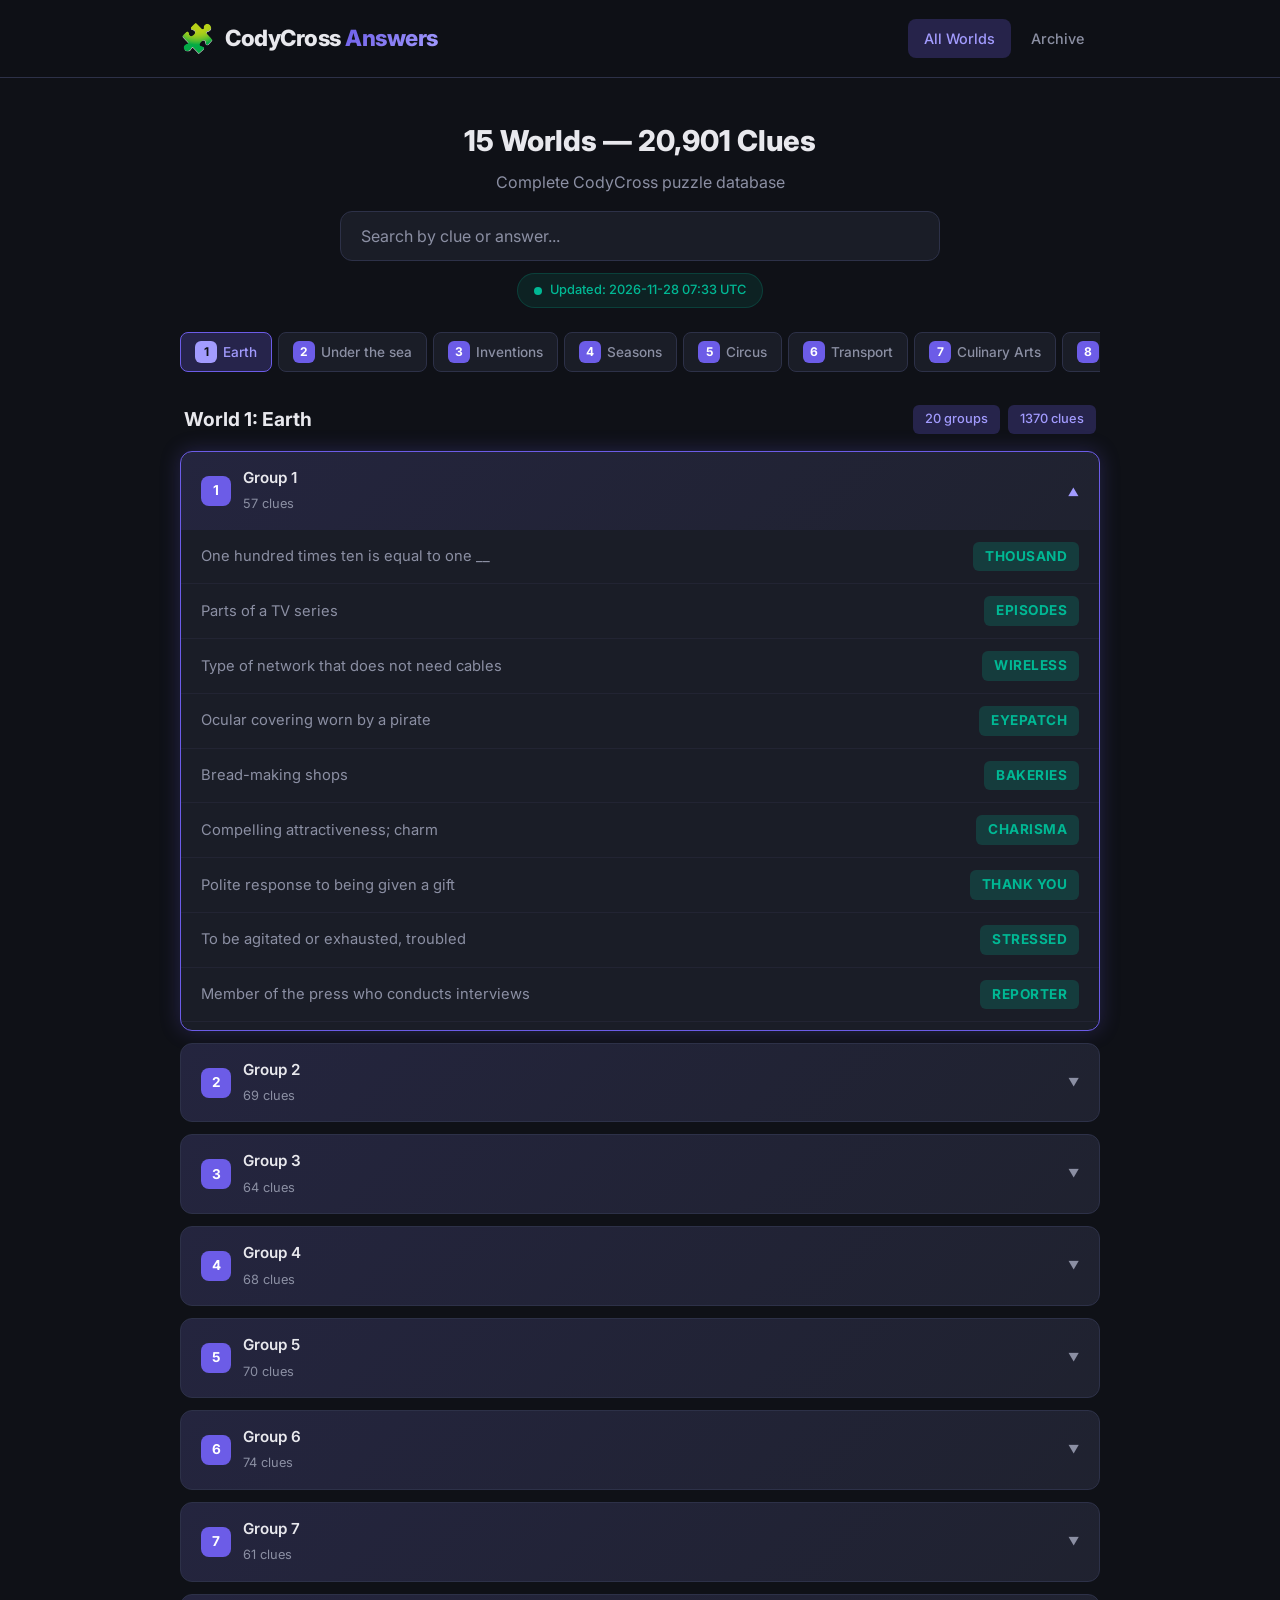
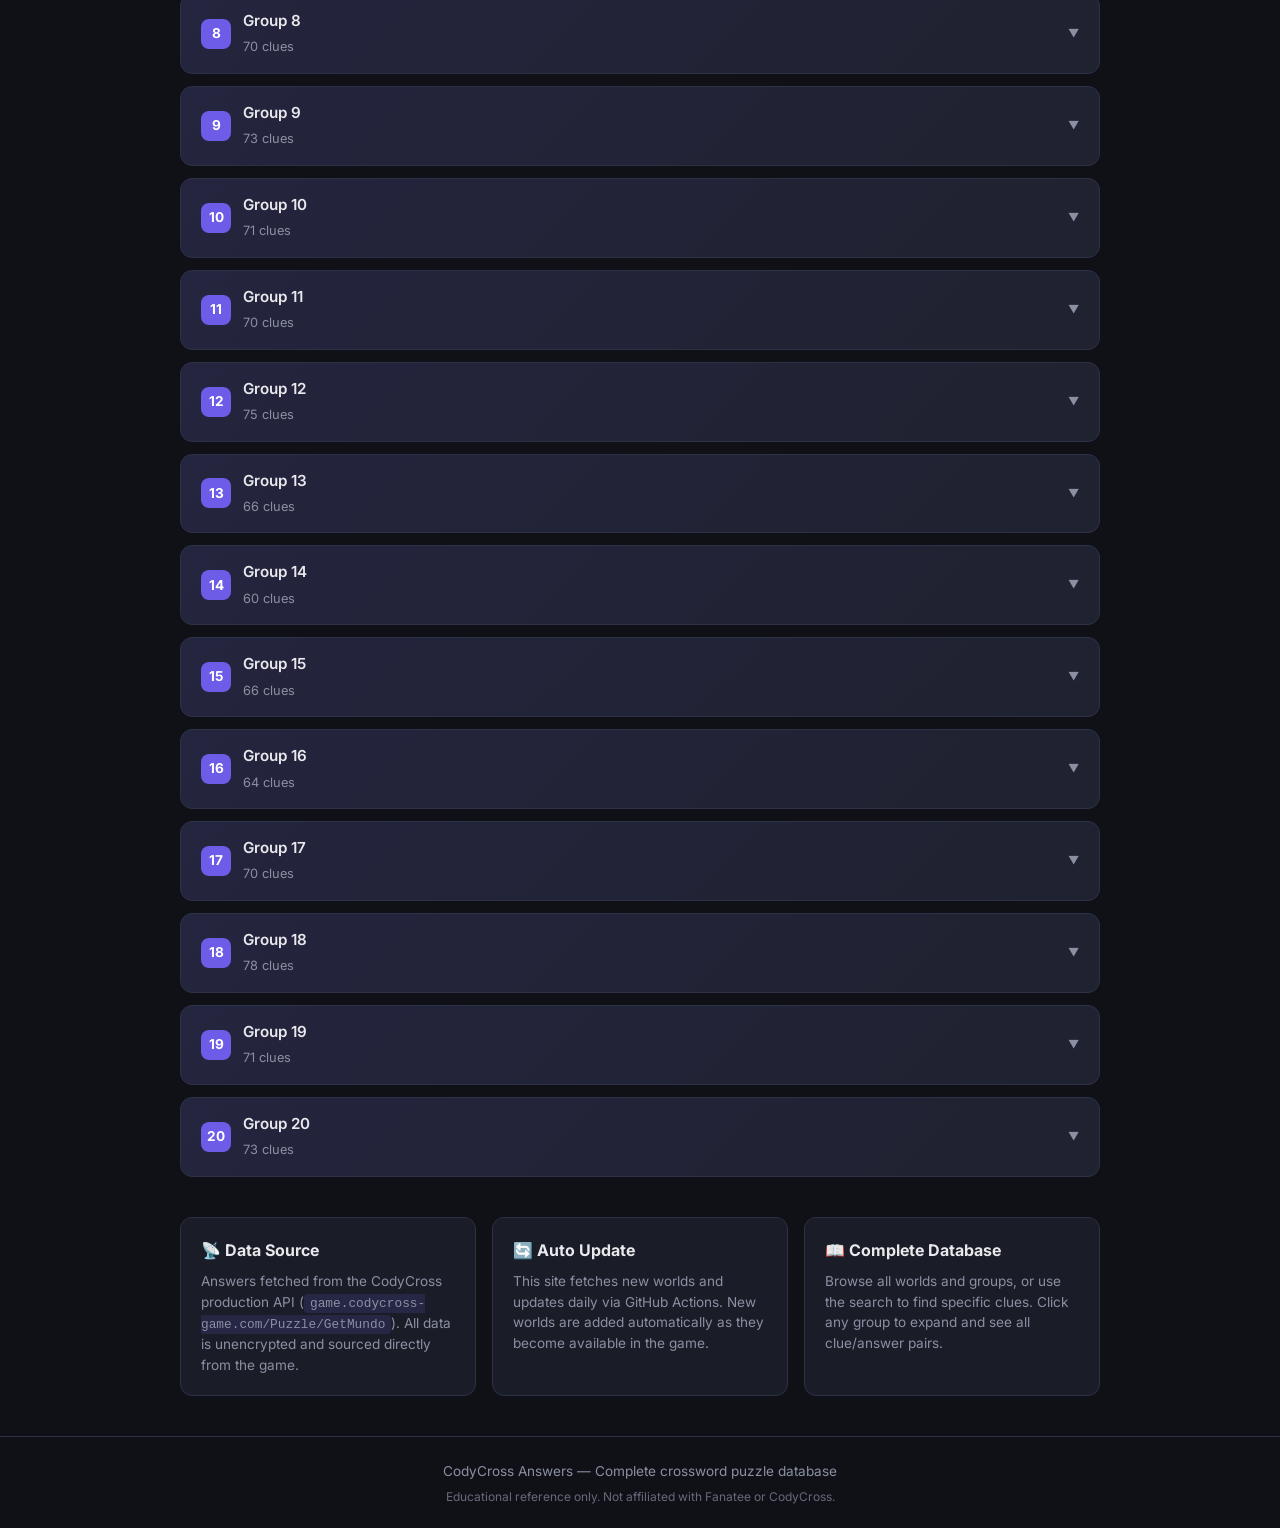
<file: index.html>
<!DOCTYPE html>
<html lang="en">
<head>
  <meta charset="UTF-8">
  <meta name="viewport" content="width=device-width, initial-scale=1.0">
  <title>CodyCross Answers — All Worlds, All Clues & Solutions</title>
  <meta name="description" content="Complete CodyCross crossword puzzle answers for all worlds. Search by clue or answer. Updated automatically from the official API.">
  <link rel="stylesheet" href="styles.css">
  <link rel="preconnect" href="https://fonts.googleapis.com">
  <link href="https://fonts.googleapis.com/css2?family=Inter:wght@400;500;600;700;800&display=swap" rel="stylesheet">
</head>
<body>
  <header>
    <div class="container">
      <div class="logo">
        <span class="logo-icon">&#x1F9E9;</span>
        <h1>CodyCross <span class="highlight">Answers</span></h1>
      </div>
      <nav>
        <a href="index.html" class="active">All Worlds</a>
        <a href="archive.html">Archive</a>
      </nav>
    </div>
  </header>

  <main class="container">
    <!-- Search Bar -->
    <section class="search-hero">
      <h2 id="page-title">Loading...</h2>
      <p class="subtitle" id="page-subtitle">Complete puzzle database</p>
      <div class="search-wrapper">
        <input type="text" id="search-input" placeholder="Search by clue or answer..." class="search-box" autocomplete="off" spellcheck="false">
        <div class="search-stats" id="search-stats"></div>
      </div>
      <div class="source-badge">
        <span class="dot"></span>
        <span id="last-updated">Loading...</span>
      </div>
    </section>

    <!-- World Tabs -->
    <section class="world-tabs-wrapper" id="world-tabs-wrapper">
      <div class="world-tabs" id="world-tabs">
        <!-- Tabs generated by JS -->
      </div>
    </section>

    <!-- World Content -->
    <section class="world-content" id="world-content">
      <div class="loading-spinner">
        <div class="spinner"></div>
        <p>Loading puzzle database...</p>
      </div>
    </section>

    <!-- Info Section -->
    <section class="info-section">
      <div class="info-card">
        <h3>&#x1F4E1; Data Source</h3>
        <p>Answers fetched from the CodyCross production API (<code>game.codycross-game.com/Puzzle/GetMundo</code>). All data is unencrypted and sourced directly from the game.</p>
      </div>
      <div class="info-card">
        <h3>&#x1F504; Auto Update</h3>
        <p>This site fetches new worlds and updates daily via GitHub Actions. New worlds are added automatically as they become available in the game.</p>
      </div>
      <div class="info-card">
        <h3>&#x1F4D6; Complete Database</h3>
        <p>Browse all worlds and groups, or use the search to find specific clues. Click any group to expand and see all clue/answer pairs.</p>
      </div>
    </section>
  </main>

  <footer>
    <div class="container">
      <p>CodyCross Answers — Complete crossword puzzle database</p>
      <p class="disclaimer">Educational reference only. Not affiliated with Fanatee or CodyCross.</p>
    </div>
  </footer>

  <script src="app.js"></script>
  <script>
    document.addEventListener('DOMContentLoaded', () => initWorldsPage());
  </script>
</body>
</html>
</file>
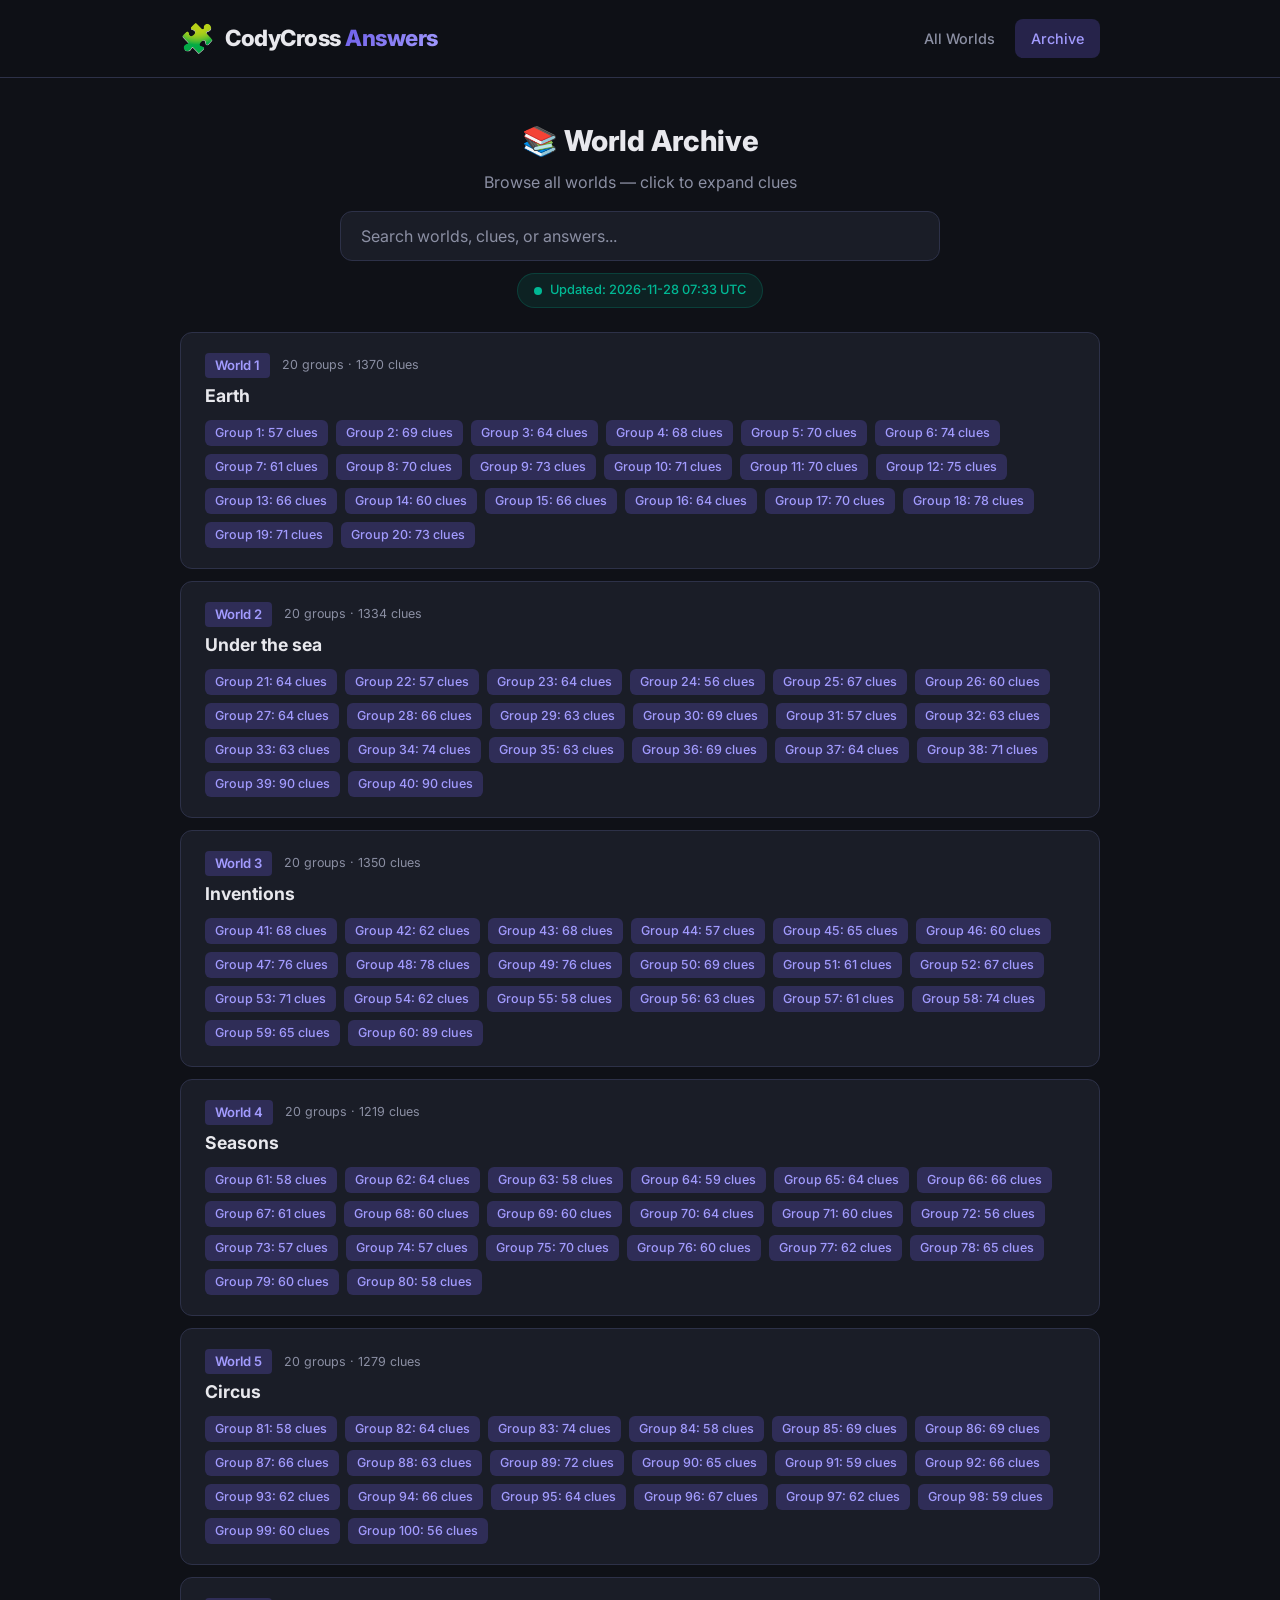
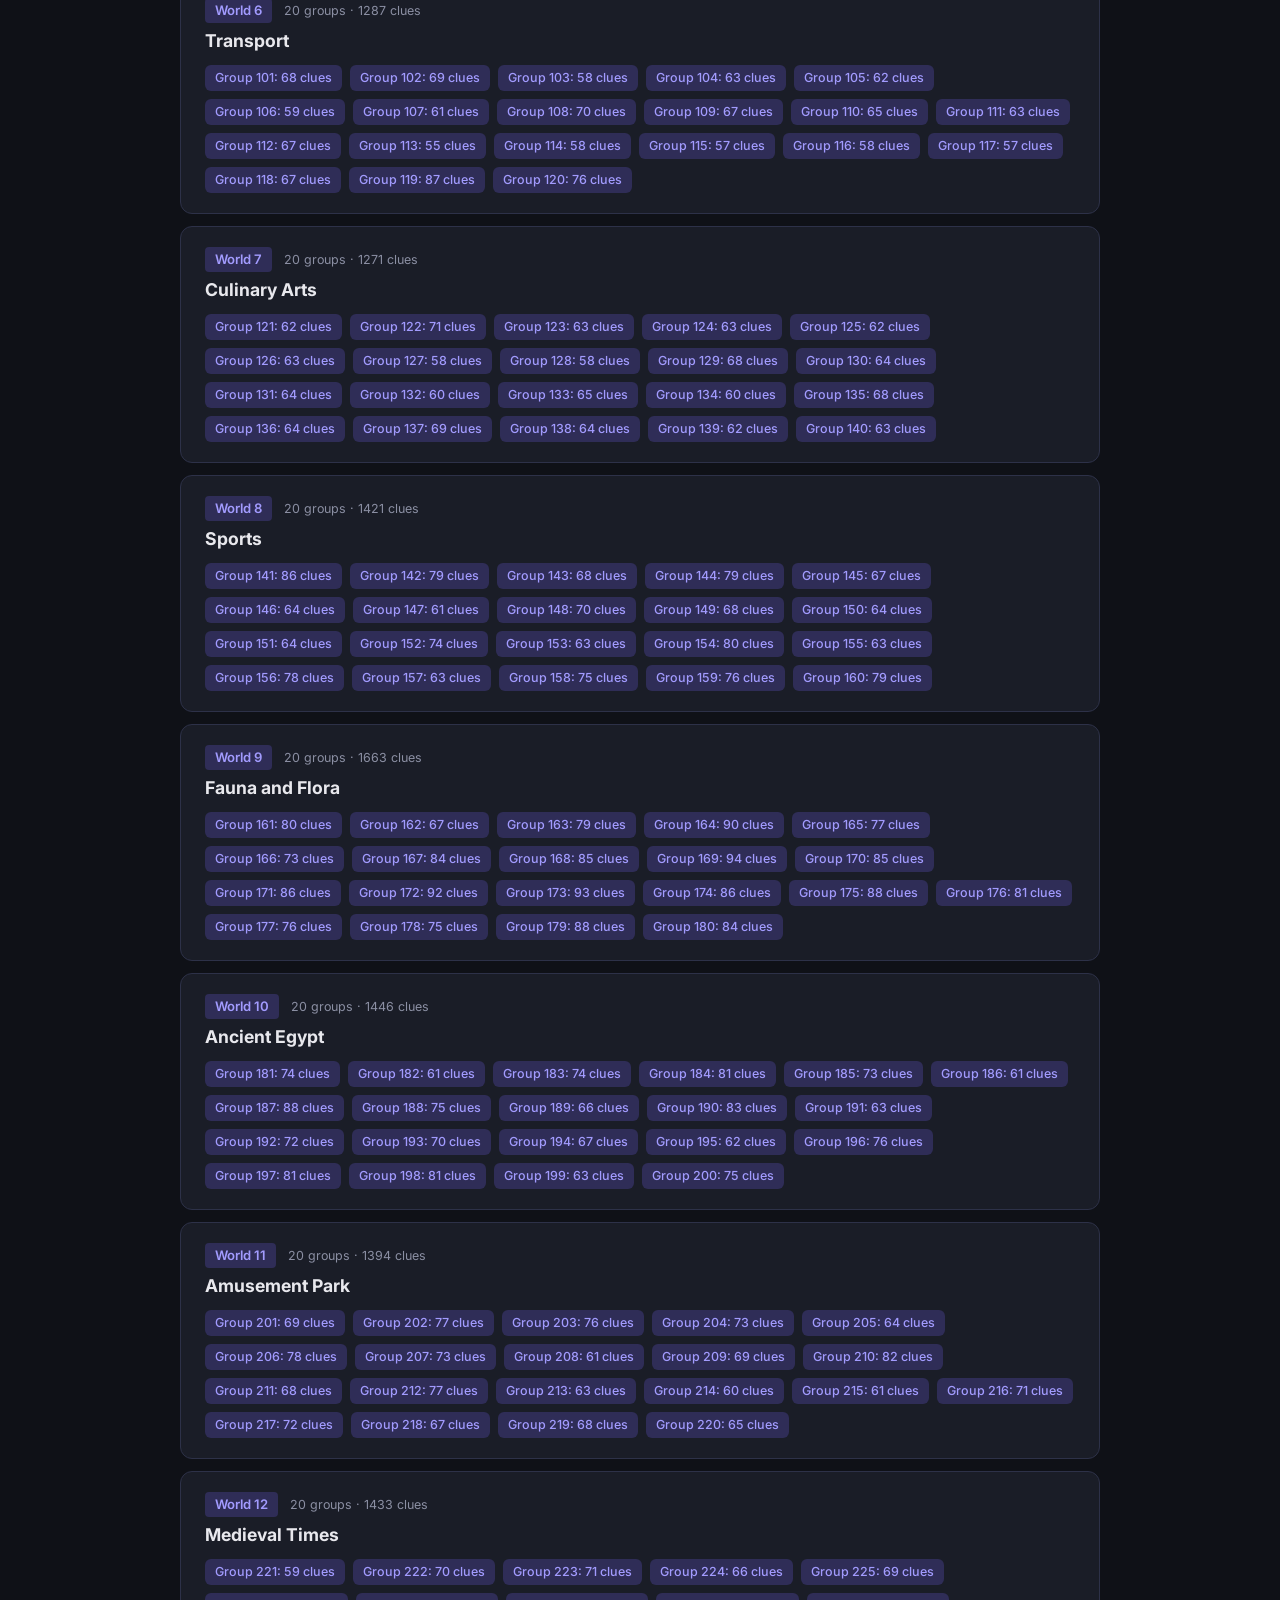
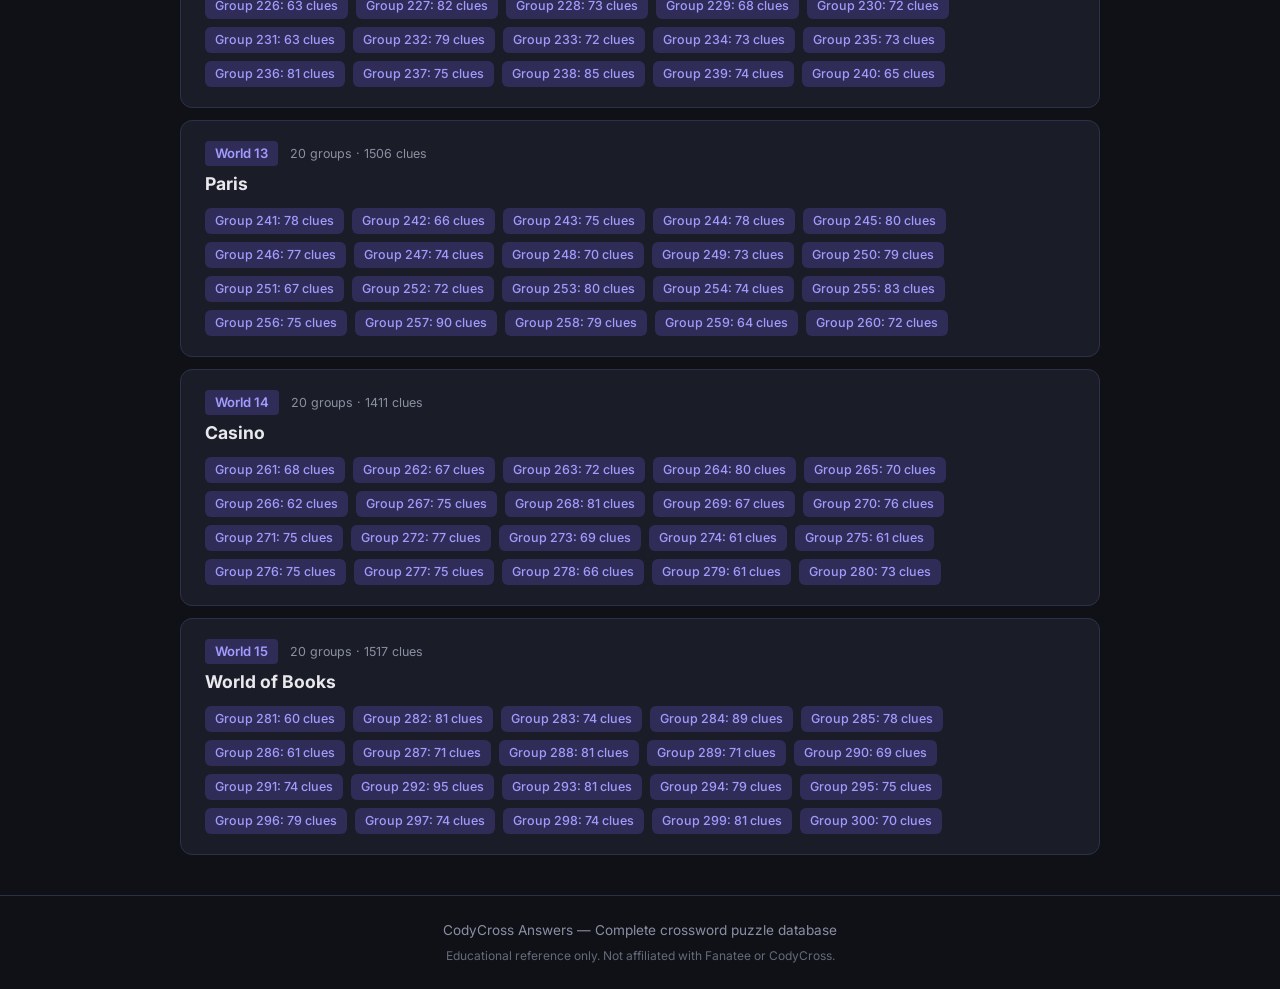
<file: archive.html>
<!DOCTYPE html>
<html lang="en">
<head>
  <meta charset="UTF-8">
  <meta name="viewport" content="width=device-width, initial-scale=1.0">
  <title>CodyCross Archive — All World Puzzle Answers</title>
  <meta name="description" content="Browse the complete archive of CodyCross puzzle answers organized by world. Search across all worlds, groups, and clues.">
  <link rel="stylesheet" href="styles.css">
  <link rel="preconnect" href="https://fonts.googleapis.com">
  <link href="https://fonts.googleapis.com/css2?family=Inter:wght@400;500;600;700;800&display=swap" rel="stylesheet">
</head>
<body>
  <header>
    <div class="container">
      <div class="logo">
        <span class="logo-icon">&#x1F9E9;</span>
        <h1>CodyCross <span class="highlight">Answers</span></h1>
      </div>
      <nav>
        <a href="index.html">All Worlds</a>
        <a href="archive.html" class="active">Archive</a>
      </nav>
    </div>
  </header>

  <main class="container">
    <section class="search-hero">
      <h2>&#x1F4DA; World Archive</h2>
      <p class="subtitle">Browse all worlds — click to expand clues</p>
      <div class="search-wrapper">
        <input type="text" id="search-input" placeholder="Search worlds, clues, or answers..." class="search-box" autocomplete="off" spellcheck="false">
      </div>
      <div class="source-badge">
        <span class="dot"></span>
        <span id="last-updated">Checking...</span>
      </div>
    </section>

    <section class="archive-list" id="archive-container">
      <div class="loading-spinner">
        <div class="spinner"></div>
        <p>Loading archive...</p>
      </div>
    </section>
  </main>

  <footer>
    <div class="container">
      <p>CodyCross Answers — Complete crossword puzzle database</p>
      <p class="disclaimer">Educational reference only. Not affiliated with Fanatee or CodyCross.</p>
    </div>
  </footer>

  <script src="app.js"></script>
  <script>
    document.addEventListener('DOMContentLoaded', () => loadArchive());
  </script>
</body>
</html>
</file>
<file: styles.css>
:root {
  --bg: #0f1117;
  --bg-card: #1a1d27;
  --bg-card-hover: #222632;
  --text: #e8e8ed;
  --text-muted: #8b8fa3;
  --accent: #6c5ce7;
  --accent-light: #a29bfe;
  --accent-glow: rgba(108, 92, 231, 0.25);
  --success: #00b894;
  --success-glow: rgba(0, 184, 148, 0.2);
  --warning: #fdcb6e;
  --error: #e17055;
  --border: #2d3148;
  --radius: 12px;
  --radius-lg: 16px;
}

* { margin: 0; padding: 0; box-sizing: border-box; }

body {
  font-family: 'Inter', -apple-system, sans-serif;
  background: var(--bg);
  color: var(--text);
  line-height: 1.6;
  min-height: 100vh;
}

.container {
  max-width: 960px;
  margin: 0 auto;
  padding: 0 20px;
}

/* ============================================================
   HEADER
   ============================================================ */

header {
  border-bottom: 1px solid var(--border);
  padding: 16px 0;
  position: sticky;
  top: 0;
  background: rgba(15, 17, 23, 0.95);
  backdrop-filter: blur(12px);
  z-index: 100;
}

header .container {
  display: flex;
  justify-content: space-between;
  align-items: center;
}

.logo {
  display: flex;
  align-items: center;
  gap: 10px;
}

.logo-icon {
  font-size: 28px;
}

.logo h1 {
  font-size: 1.4rem;
  font-weight: 800;
  letter-spacing: -0.5px;
}

.highlight {
  background: linear-gradient(135deg, var(--accent), var(--accent-light));
  -webkit-background-clip: text;
  -webkit-text-fill-color: transparent;
}

nav {
  display: flex;
  gap: 4px;
}

nav a {
  text-decoration: none;
  color: var(--text-muted);
  padding: 8px 16px;
  border-radius: 8px;
  font-size: 0.9rem;
  font-weight: 500;
  transition: all 0.2s;
}

nav a:hover {
  color: var(--text);
  background: var(--bg-card);
}

nav a.active {
  color: var(--accent-light);
  background: var(--accent-glow);
}

/* ============================================================
   SEARCH HERO
   ============================================================ */

.search-hero {
  text-align: center;
  padding: 40px 0 24px;
}

.search-hero h2 {
  font-size: 1.8rem;
  font-weight: 800;
  margin-bottom: 6px;
}

.subtitle {
  color: var(--text-muted);
  font-size: 1rem;
  margin-bottom: 16px;
}

.search-wrapper {
  position: relative;
  max-width: 600px;
  margin: 0 auto 12px;
}

.search-box {
  width: 100%;
  padding: 14px 20px;
  background: var(--bg-card);
  border: 1px solid var(--border);
  border-radius: var(--radius);
  color: var(--text);
  font-size: 1rem;
  font-family: inherit;
  outline: none;
  transition: border-color 0.2s, box-shadow 0.2s;
}

.search-box:focus {
  border-color: var(--accent);
  box-shadow: 0 0 0 3px var(--accent-glow);
}

.search-box::placeholder {
  color: var(--text-muted);
}

.search-stats {
  position: absolute;
  right: 16px;
  top: 50%;
  transform: translateY(-50%);
  font-size: 0.8rem;
  color: var(--text-muted);
  pointer-events: none;
}

.source-badge {
  display: inline-flex;
  align-items: center;
  gap: 8px;
  background: rgba(0, 184, 148, 0.1);
  color: var(--success);
  padding: 6px 16px;
  border-radius: 20px;
  font-size: 0.8rem;
  font-weight: 500;
  border: 1px solid rgba(0, 184, 148, 0.2);
}

.source-badge .dot {
  width: 8px;
  height: 8px;
  background: var(--success);
  border-radius: 50%;
  animation: pulse 2s infinite;
}

@keyframes pulse {
  0%, 100% { opacity: 1; }
  50% { opacity: 0.5; }
}

/* ============================================================
   WORLD TABS
   ============================================================ */

.world-tabs-wrapper {
  margin-bottom: 24px;
  overflow: hidden;
}

.world-tabs {
  display: flex;
  gap: 6px;
  overflow-x: auto;
  padding-bottom: 8px;
  scrollbar-width: thin;
  scrollbar-color: var(--border) transparent;
}

.world-tabs::-webkit-scrollbar {
  height: 6px;
}

.world-tabs::-webkit-scrollbar-track {
  background: transparent;
}

.world-tabs::-webkit-scrollbar-thumb {
  background: var(--border);
  border-radius: 3px;
}

.world-tab {
  display: flex;
  align-items: center;
  gap: 6px;
  padding: 8px 14px;
  background: var(--bg-card);
  border: 1px solid var(--border);
  border-radius: 8px;
  color: var(--text-muted);
  font-family: inherit;
  font-size: 0.85rem;
  font-weight: 500;
  cursor: pointer;
  white-space: nowrap;
  transition: all 0.2s;
}

.world-tab:hover {
  background: var(--bg-card-hover);
  color: var(--text);
  border-color: var(--accent);
}

.world-tab.active {
  background: var(--accent-glow);
  color: var(--accent-light);
  border-color: var(--accent);
}

.tab-num {
  background: var(--accent);
  color: white;
  width: 22px;
  height: 22px;
  border-radius: 6px;
  display: flex;
  align-items: center;
  justify-content: center;
  font-size: 0.75rem;
  font-weight: 700;
  flex-shrink: 0;
}

.world-tab.active .tab-num {
  background: var(--accent-light);
  color: var(--bg);
}

.tab-name {
  max-width: 100px;
  overflow: hidden;
  text-overflow: ellipsis;
}

/* ============================================================
   WORLD CONTENT
   ============================================================ */

.world-content {
  margin-bottom: 40px;
}

.world-header {
  display: flex;
  justify-content: space-between;
  align-items: center;
  margin-bottom: 16px;
  padding: 0 4px;
}

.world-header h3 {
  font-size: 1.2rem;
  font-weight: 700;
}

.world-stats {
  display: flex;
  gap: 8px;
}

.stat-badge {
  background: var(--accent-glow);
  color: var(--accent-light);
  padding: 4px 12px;
  border-radius: 6px;
  font-size: 0.8rem;
  font-weight: 500;
}

/* ============================================================
   GROUP CARDS (Accordion)
   ============================================================ */

.groups-list {
  display: grid;
  gap: 12px;
}

.group-card {
  background: var(--bg-card);
  border: 1px solid var(--border);
  border-radius: var(--radius);
  overflow: hidden;
  transition: all 0.2s ease;
}

.group-card:hover {
  border-color: rgba(108, 92, 231, 0.4);
}

.group-card.expanded {
  border-color: var(--accent);
  box-shadow: 0 0 20px var(--accent-glow);
}

.group-header {
  background: linear-gradient(135deg, rgba(108, 92, 231, 0.12), rgba(162, 155, 254, 0.04));
  padding: 14px 20px;
  display: flex;
  align-items: center;
  gap: 12px;
  cursor: pointer;
  transition: background 0.15s;
  user-select: none;
}

.group-header:hover {
  background: linear-gradient(135deg, rgba(108, 92, 231, 0.18), rgba(162, 155, 254, 0.08));
}

.group-number {
  background: var(--accent);
  color: white;
  width: 30px;
  height: 30px;
  border-radius: 8px;
  display: flex;
  align-items: center;
  justify-content: center;
  font-weight: 700;
  font-size: 0.85rem;
  flex-shrink: 0;
}

.group-info {
  flex: 1;
}

.group-info h4 {
  font-size: 0.95rem;
  font-weight: 600;
}

.group-meta {
  font-size: 0.8rem;
  color: var(--text-muted);
}

.expand-icon {
  color: var(--text-muted);
  font-size: 0.7rem;
  transition: transform 0.2s;
}

.group-card.expanded .expand-icon {
  transform: rotate(180deg);
  color: var(--accent-light);
}

.puzzles {
  max-height: 500px;
  overflow-y: auto;
  scrollbar-width: thin;
  scrollbar-color: var(--border) transparent;
}

.puzzles::-webkit-scrollbar {
  width: 6px;
}

.puzzles::-webkit-scrollbar-thumb {
  background: var(--border);
  border-radius: 3px;
}

.puzzle-row {
  display: grid;
  grid-template-columns: 1fr auto;
  align-items: center;
  padding: 12px 20px;
  border-bottom: 1px solid rgba(45, 49, 72, 0.4);
  transition: background 0.15s;
  gap: 16px;
}

.puzzle-row:last-child {
  border-bottom: none;
}

.puzzle-row:hover {
  background: var(--bg-card-hover);
}

.clue {
  color: var(--text-muted);
  font-size: 0.92rem;
  line-height: 1.4;
}

.answer {
  font-weight: 700;
  font-size: 0.92rem;
  color: var(--success);
  background: var(--success-glow);
  padding: 4px 12px;
  border-radius: 6px;
  letter-spacing: 0.5px;
  white-space: nowrap;
  text-transform: uppercase;
  font-size: 0.85rem;
}

.answer-match {
  box-shadow: 0 0 0 2px var(--success), 0 0 12px var(--success-glow);
}

/* ============================================================
   SEARCH RESULTS
   ============================================================ */

.search-results {
  display: grid;
  gap: 8px;
}

.search-result-item {
  background: var(--bg-card);
  border: 1px solid var(--border);
  border-radius: var(--radius);
  padding: 14px 20px;
  transition: all 0.15s;
}

.search-result-item:hover {
  border-color: var(--accent);
  transform: translateX(4px);
}

.result-meta {
  display: flex;
  gap: 12px;
  margin-bottom: 6px;
}

.result-world {
  font-size: 0.78rem;
  color: var(--accent-light);
  font-weight: 600;
}

.result-group {
  font-size: 0.75rem;
  color: var(--text-muted);
}

.result-row {
  display: flex;
  justify-content: space-between;
  align-items: center;
  gap: 16px;
}

.result-row .clue {
  color: var(--text);
  font-size: 0.9rem;
}

.result-row .answer {
  font-size: 0.82rem;
}

mark {
  background: rgba(253, 203, 110, 0.3);
  color: var(--warning);
  border-radius: 2px;
  padding: 0 2px;
}

.truncated-notice {
  text-align: center;
  color: var(--text-muted);
  font-size: 0.85rem;
  padding: 16px;
}

.empty-state {
  text-align: center;
  color: var(--text-muted);
  padding: 48px;
}

.empty-state .hint {
  font-size: 0.85rem;
  margin-top: 8px;
  opacity: 0.7;
}

/* ============================================================
   ARCHIVE
   ============================================================ */

.archive-controls {
  margin-bottom: 20px;
}

.archive-list {
  display: grid;
  gap: 12px;
  margin-bottom: 40px;
}

.archive-item {
  background: var(--bg-card);
  border: 1px solid var(--border);
  border-radius: var(--radius);
  padding: 20px 24px;
  cursor: pointer;
  transition: all 0.2s;
}

.archive-item:hover {
  border-color: var(--accent);
  transform: translateX(4px);
}

.archive-meta {
  display: flex;
  align-items: center;
  gap: 12px;
  margin-bottom: 4px;
}

.archive-world {
  font-size: 0.82rem;
  background: var(--accent-glow);
  color: var(--accent-light);
  padding: 2px 10px;
  border-radius: 4px;
  font-weight: 600;
}

.archive-stats {
  font-size: 0.78rem;
  color: var(--text-muted);
}

.archive-theme {
  font-size: 1.1rem;
  font-weight: 700;
  margin-bottom: 10px;
}

.archive-preview {
  display: flex;
  gap: 8px;
  flex-wrap: wrap;
}

.archive-group-badge {
  background: var(--accent-glow);
  color: var(--accent-light);
  padding: 3px 10px;
  border-radius: 6px;
  font-size: 0.78rem;
  font-weight: 500;
}

.archive-expanded {
  margin-top: 16px;
  padding-top: 16px;
  border-top: 1px solid var(--border);
  display: grid;
  gap: 12px;
}

.mini-group {
  background: rgba(0,0,0,0.2);
  border-radius: 8px;
  padding: 12px 16px;
}

.mini-group h4 {
  font-size: 0.85rem;
  color: var(--accent-light);
  margin-bottom: 8px;
}

.mini-puzzle {
  display: flex;
  justify-content: space-between;
  padding: 4px 0;
  font-size: 0.85rem;
  gap: 16px;
}

.mini-puzzle .clue { color: var(--text-muted); flex: 1; }
.mini-puzzle .answer { color: var(--success); font-weight: 600; white-space: nowrap; }

.more-clues {
  color: var(--text-muted);
  font-size: 0.8rem;
  text-align: center;
  padding-top: 8px;
  opacity: 0.7;
}

/* ============================================================
   INFO SECTION
   ============================================================ */

.info-section {
  display: grid;
  grid-template-columns: repeat(auto-fit, minmax(250px, 1fr));
  gap: 16px;
  margin-bottom: 40px;
}

.info-card {
  background: var(--bg-card);
  border: 1px solid var(--border);
  border-radius: var(--radius);
  padding: 20px;
}

.info-card h3 {
  font-size: 1rem;
  margin-bottom: 8px;
}

.info-card p {
  color: var(--text-muted);
  font-size: 0.85rem;
  line-height: 1.5;
}

.info-card a {
  color: var(--accent-light);
  text-decoration: none;
}

.info-card code {
  background: rgba(108, 92, 231, 0.15);
  padding: 2px 6px;
  border-radius: 4px;
  font-size: 0.8rem;
}

/* ============================================================
   LOADING & ERROR
   ============================================================ */

.loading-spinner {
  text-align: center;
  padding: 48px;
  color: var(--text-muted);
}

.spinner {
  width: 40px;
  height: 40px;
  border: 3px solid var(--border);
  border-top-color: var(--accent);
  border-radius: 50%;
  animation: spin 0.8s linear infinite;
  margin: 0 auto 16px;
}

@keyframes spin {
  to { transform: rotate(360deg); }
}

.error-box {
  background: rgba(225, 112, 85, 0.1);
  border: 1px solid rgba(225, 112, 85, 0.3);
  border-radius: var(--radius);
  padding: 24px;
  text-align: center;
}

.error-box h3 {
  color: var(--error);
  margin-bottom: 8px;
}

.error-box p {
  color: var(--text-muted);
  font-size: 0.9rem;
  margin-bottom: 8px;
}

.error-box a {
  color: var(--accent-light);
}

/* ============================================================
   FOOTER
   ============================================================ */

footer {
  border-top: 1px solid var(--border);
  padding: 24px 0;
  text-align: center;
}

footer p {
  color: var(--text-muted);
  font-size: 0.85rem;
}

.disclaimer {
  font-size: 0.75rem !important;
  margin-top: 4px;
  opacity: 0.7;
}

/* ============================================================
   RESPONSIVE
   ============================================================ */

@media (max-width: 768px) {
  .search-hero h2 { font-size: 1.4rem; }
  .world-header { flex-direction: column; align-items: flex-start; gap: 8px; }
  .puzzle-row { grid-template-columns: 1fr; gap: 6px; padding: 10px 16px; }
  .answer { justify-self: start; }
  header .container { flex-direction: column; gap: 12px; }
  .info-section { grid-template-columns: 1fr; }
  .result-row { grid-template-columns: 1fr; gap: 6px; }
  .result-row .answer { justify-self: start; }
  .tab-name { max-width: 80px; }
}
</file>
